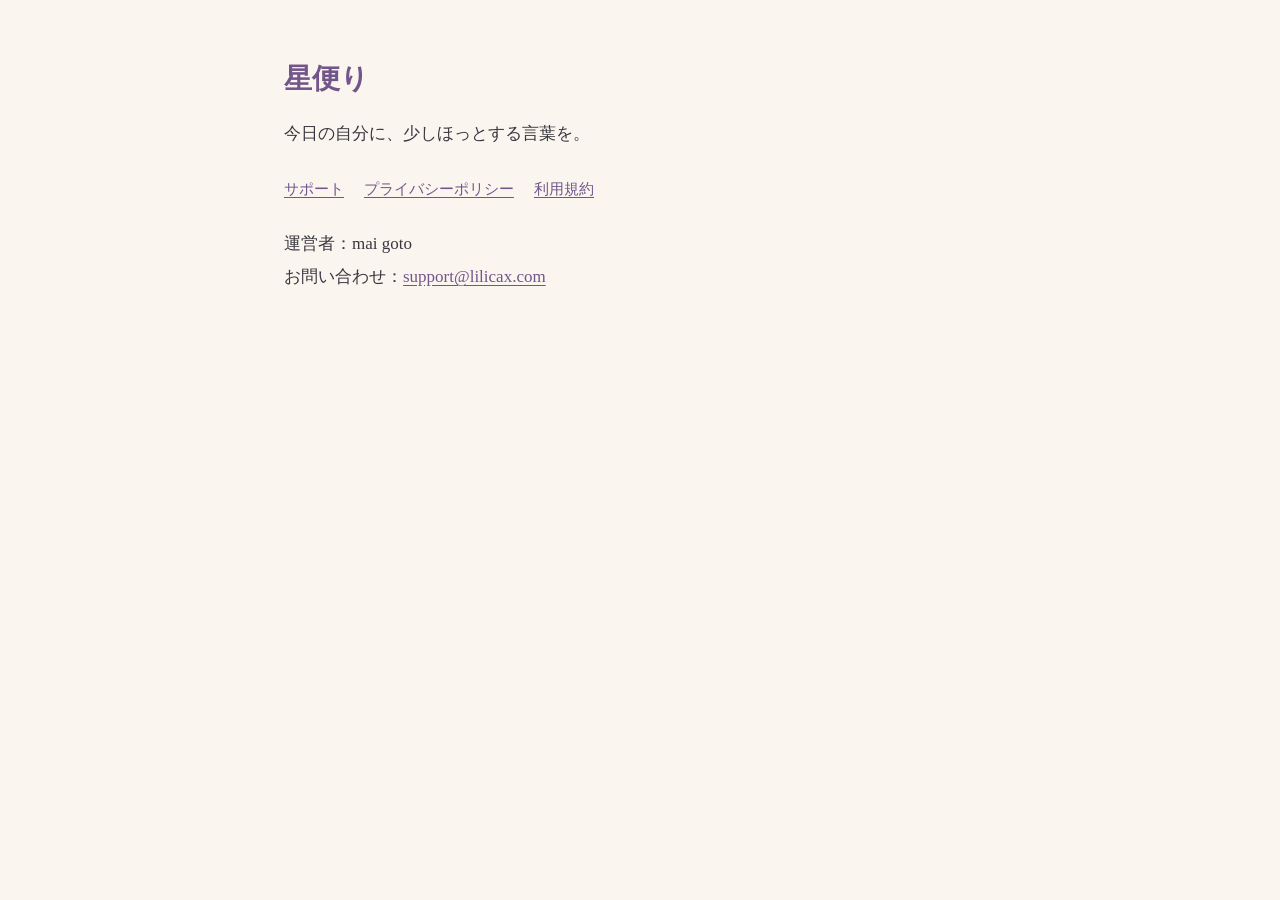
<file: index.html>
<!doctype html>
<html lang="ja"><head><meta charset="utf-8"><meta name="viewport" content="width=device-width,initial-scale=1"><title>星便り｜サポートとご案内</title><link rel="stylesheet" href="design-tokens.css"><link rel="stylesheet" href="legal/style.css"></head><body>
<h1>星便り</h1>
<p>今日の自分に、少しほっとする言葉を。</p>
<nav aria-label="ご案内"><a href="legal/support.html">サポート</a><a href="legal/privacy.html">プライバシーポリシー</a><a href="legal/terms.html">利用規約</a></nav>
<p>運営者：mai goto<br>お問い合わせ：<a href="mailto:support@lilicax.com">support@lilicax.com</a></p>
</body></html>
</file>
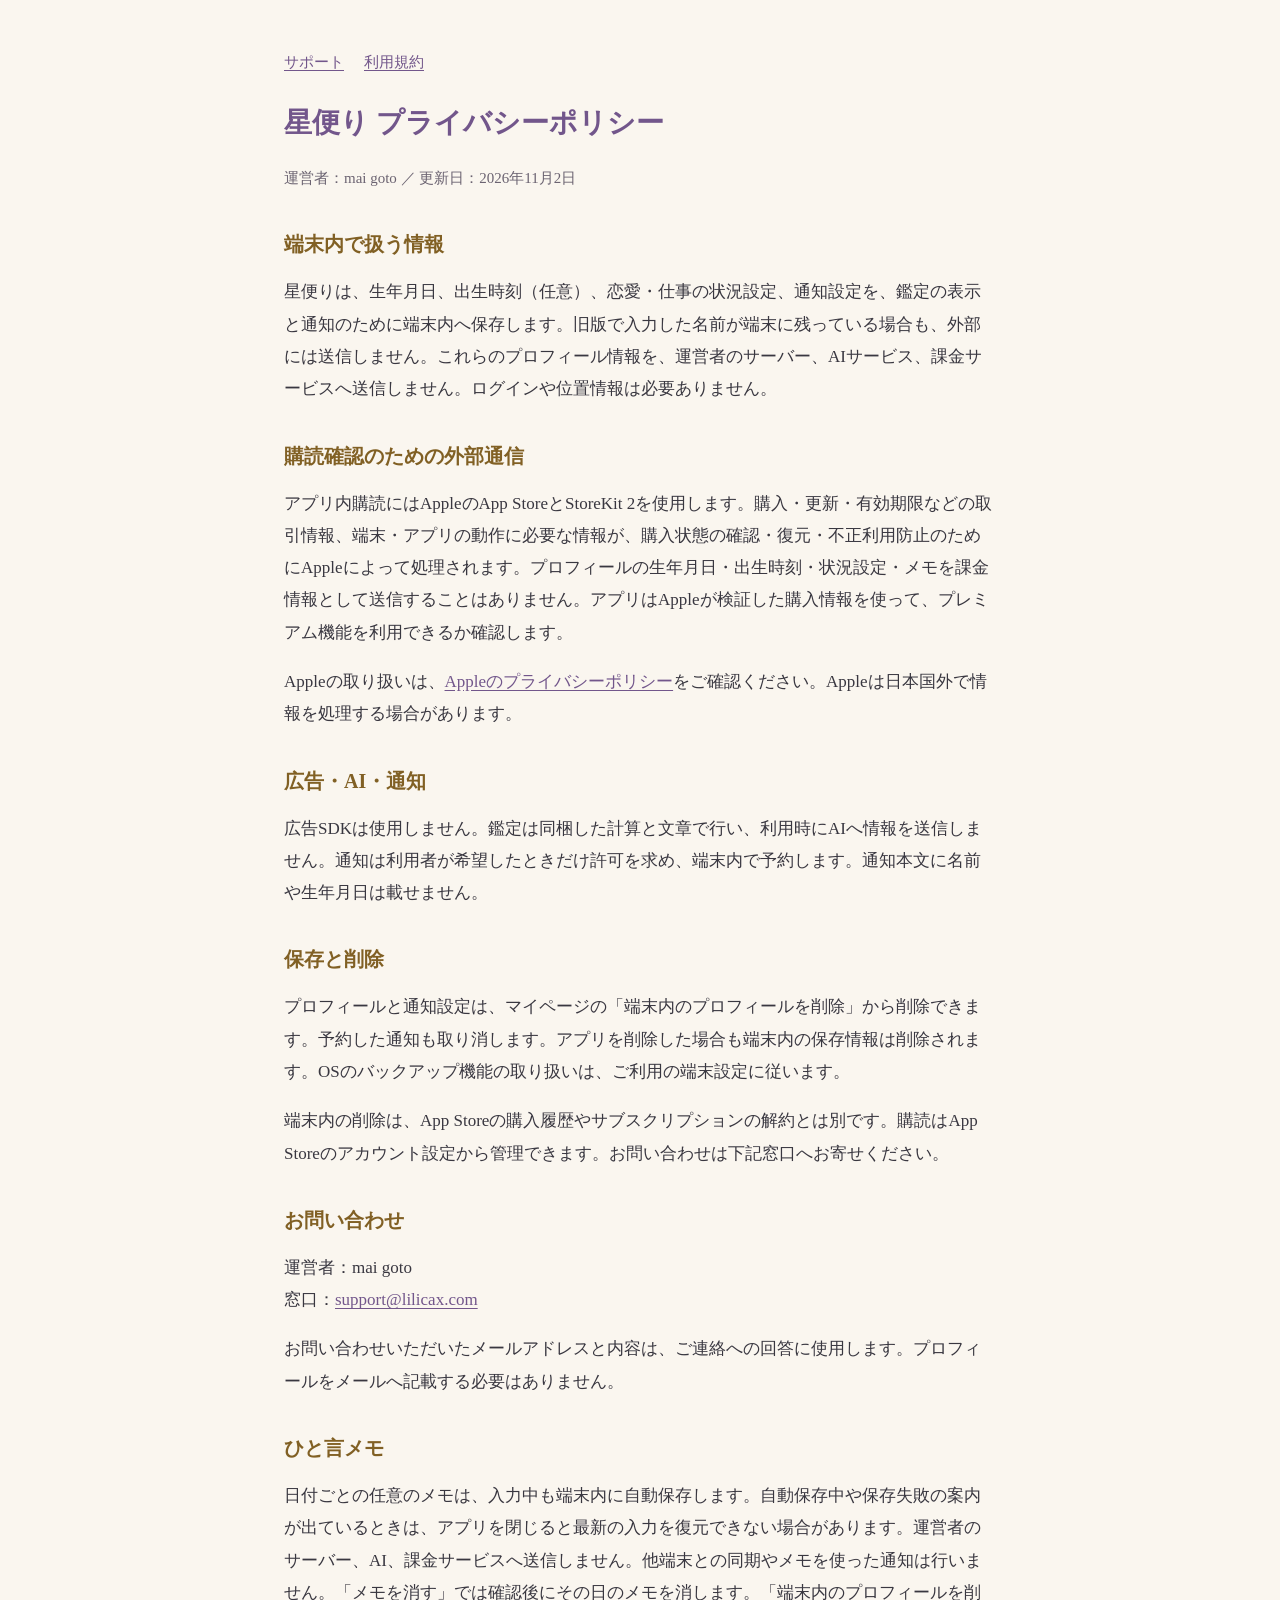
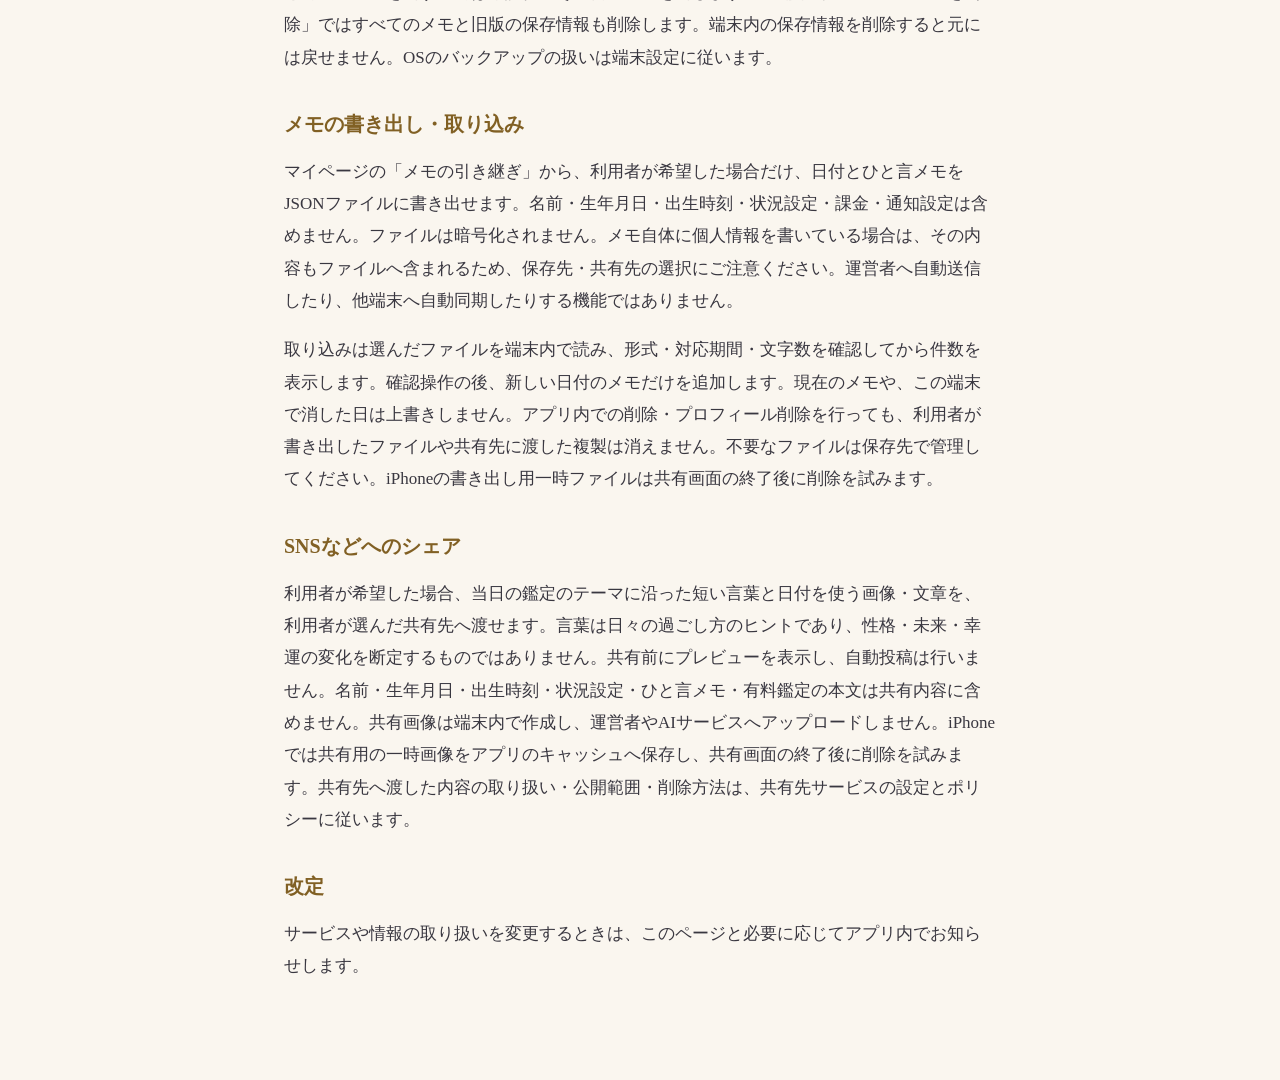
<file: legal/privacy.html>
<!doctype html><html lang="ja"><head><meta charset="utf-8"><meta name="viewport" content="width=device-width,initial-scale=1"><title>星便り｜プライバシーポリシー</title><link rel="stylesheet" href="../design-tokens.css"><link rel="stylesheet" href="style.css"></head><body>
<nav><a href="support.html">サポート</a><a href="terms.html">利用規約</a></nav>
<h1>星便り プライバシーポリシー</h1><small>運営者：mai goto ／ 更新日：2026年11月2日</small>
<h2>端末内で扱う情報</h2><p>星便りは、生年月日、出生時刻（任意）、恋愛・仕事の状況設定、通知設定を、鑑定の表示と通知のために端末内へ保存します。旧版で入力した名前が端末に残っている場合も、外部には送信しません。これらのプロフィール情報を、運営者のサーバー、AIサービス、課金サービスへ送信しません。ログインや位置情報は必要ありません。</p>
<h2>購読確認のための外部通信</h2><p>アプリ内購読にはAppleのApp StoreとStoreKit 2を使用します。購入・更新・有効期限などの取引情報、端末・アプリの動作に必要な情報が、購入状態の確認・復元・不正利用防止のためにAppleによって処理されます。プロフィールの生年月日・出生時刻・状況設定・メモを課金情報として送信することはありません。アプリはAppleが検証した購入情報を使って、プレミアム機能を利用できるか確認します。</p><p>Appleの取り扱いは、<a href="https://www.apple.com/legal/privacy/jp/">Appleのプライバシーポリシー</a>をご確認ください。Appleは日本国外で情報を処理する場合があります。</p>
<h2>広告・AI・通知</h2><p>広告SDKは使用しません。鑑定は同梱した計算と文章で行い、利用時にAIへ情報を送信しません。通知は利用者が希望したときだけ許可を求め、端末内で予約します。通知本文に名前や生年月日は載せません。</p>
<h2>保存と削除</h2><p>プロフィールと通知設定は、マイページの「端末内のプロフィールを削除」から削除できます。予約した通知も取り消します。アプリを削除した場合も端末内の保存情報は削除されます。OSのバックアップ機能の取り扱いは、ご利用の端末設定に従います。</p><p>端末内の削除は、App Storeの購入履歴やサブスクリプションの解約とは別です。購読はApp Storeのアカウント設定から管理できます。お問い合わせは下記窓口へお寄せください。</p>
<h2>お問い合わせ</h2><p>運営者：mai goto<br>窓口：<a href="mailto:support@lilicax.com">support@lilicax.com</a></p><p>お問い合わせいただいたメールアドレスと内容は、ご連絡への回答に使用します。プロフィールをメールへ記載する必要はありません。</p>
<h2>ひと言メモ</h2><p>日付ごとの任意のメモは、入力中も端末内に自動保存します。自動保存中や保存失敗の案内が出ているときは、アプリを閉じると最新の入力を復元できない場合があります。運営者のサーバー、AI、課金サービスへ送信しません。他端末との同期やメモを使った通知は行いません。「メモを消す」では確認後にその日のメモを消します。「端末内のプロフィールを削除」ではすべてのメモと旧版の保存情報も削除します。端末内の保存情報を削除すると元には戻せません。OSのバックアップの扱いは端末設定に従います。</p>
<h2>メモの書き出し・取り込み</h2><p>マイページの「メモの引き継ぎ」から、利用者が希望した場合だけ、日付とひと言メモをJSONファイルに書き出せます。名前・生年月日・出生時刻・状況設定・課金・通知設定は含めません。ファイルは暗号化されません。メモ自体に個人情報を書いている場合は、その内容もファイルへ含まれるため、保存先・共有先の選択にご注意ください。運営者へ自動送信したり、他端末へ自動同期したりする機能ではありません。</p><p>取り込みは選んだファイルを端末内で読み、形式・対応期間・文字数を確認してから件数を表示します。確認操作の後、新しい日付のメモだけを追加します。現在のメモや、この端末で消した日は上書きしません。アプリ内での削除・プロフィール削除を行っても、利用者が書き出したファイルや共有先に渡した複製は消えません。不要なファイルは保存先で管理してください。iPhoneの書き出し用一時ファイルは共有画面の終了後に削除を試みます。</p>
<h2>SNSなどへのシェア</h2><p>利用者が希望した場合、当日の鑑定のテーマに沿った短い言葉と日付を使う画像・文章を、利用者が選んだ共有先へ渡せます。言葉は日々の過ごし方のヒントであり、性格・未来・幸運の変化を断定するものではありません。共有前にプレビューを表示し、自動投稿は行いません。名前・生年月日・出生時刻・状況設定・ひと言メモ・有料鑑定の本文は共有内容に含めません。共有画像は端末内で作成し、運営者やAIサービスへアップロードしません。iPhoneでは共有用の一時画像をアプリのキャッシュへ保存し、共有画面の終了後に削除を試みます。共有先へ渡した内容の取り扱い・公開範囲・削除方法は、共有先サービスの設定とポリシーに従います。</p>
<h2>改定</h2><p>サービスや情報の取り扱いを変更するときは、このページと必要に応じてアプリ内でお知らせします。</p>
</body></html>
</file>
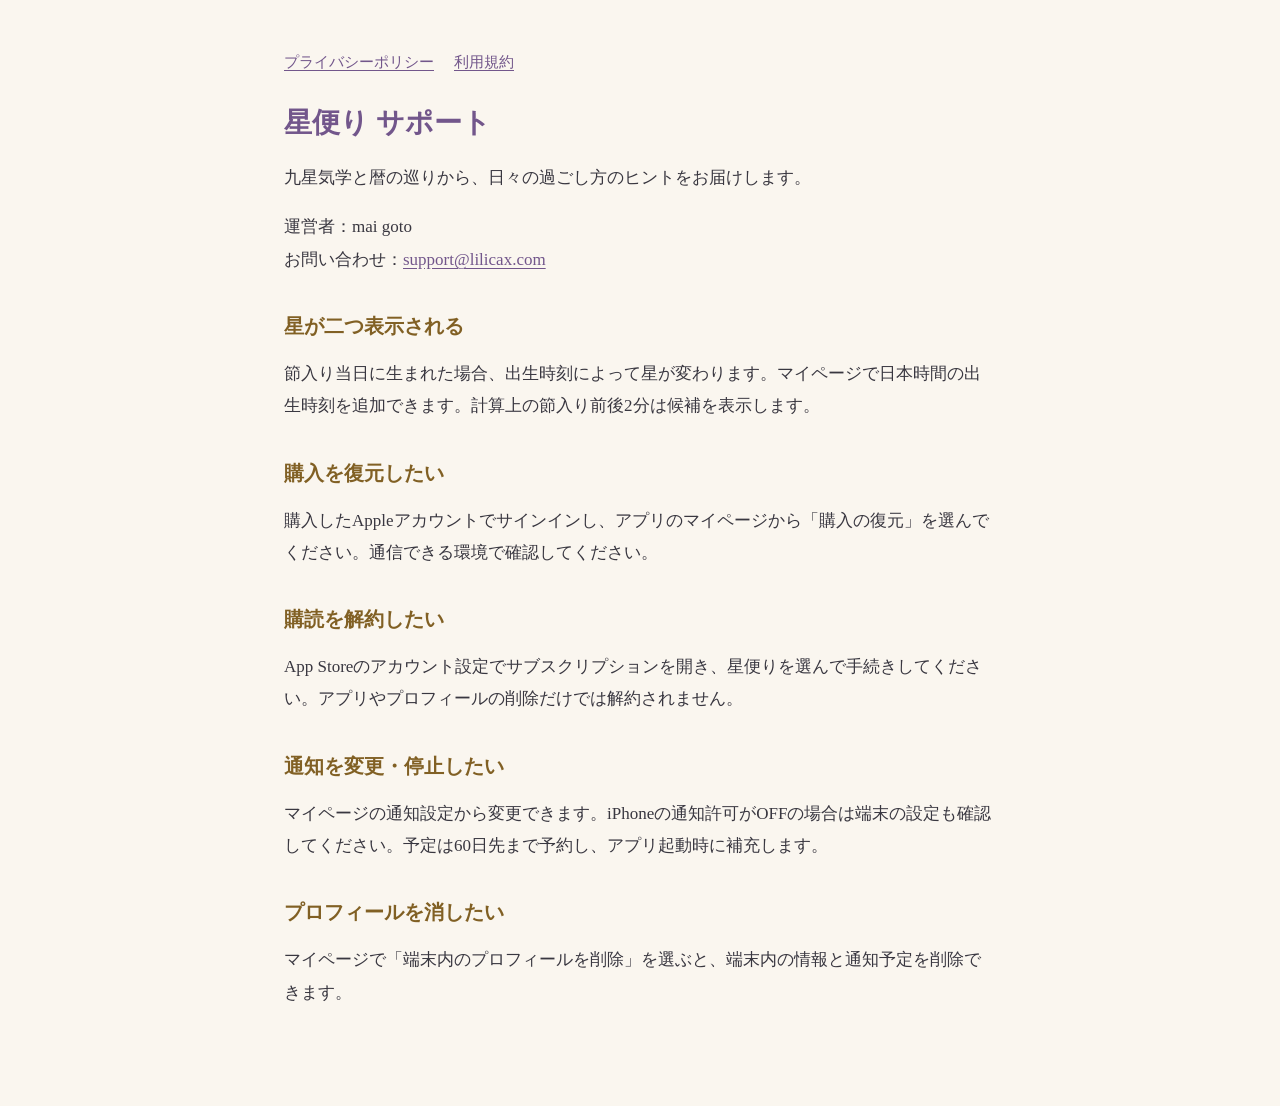
<file: legal/support.html>
<!doctype html><html lang="ja"><head><meta charset="utf-8"><meta name="viewport" content="width=device-width,initial-scale=1"><title>星便り｜サポート</title><link rel="stylesheet" href="../design-tokens.css"><link rel="stylesheet" href="style.css"></head><body>
<nav><a href="privacy.html">プライバシーポリシー</a><a href="terms.html">利用規約</a></nav>
<h1>星便り サポート</h1><p>九星気学と暦の巡りから、日々の過ごし方のヒントをお届けします。</p><p>運営者：mai goto<br>お問い合わせ：<a href="mailto:support@lilicax.com">support@lilicax.com</a></p>
<h2>星が二つ表示される</h2><p>節入り当日に生まれた場合、出生時刻によって星が変わります。マイページで日本時間の出生時刻を追加できます。計算上の節入り前後2分は候補を表示します。</p>
<h2>購入を復元したい</h2><p>購入したAppleアカウントでサインインし、アプリのマイページから「購入の復元」を選んでください。通信できる環境で確認してください。</p>
<h2>購読を解約したい</h2><p>App Storeのアカウント設定でサブスクリプションを開き、星便りを選んで手続きしてください。アプリやプロフィールの削除だけでは解約されません。</p>
<h2>通知を変更・停止したい</h2><p>マイページの通知設定から変更できます。iPhoneの通知許可がOFFの場合は端末の設定も確認してください。予定は60日先まで予約し、アプリ起動時に補充します。</p>
<h2>プロフィールを消したい</h2><p>マイページで「端末内のプロフィールを削除」を選ぶと、端末内の情報と通知予定を削除できます。</p>
</body></html>
</file>
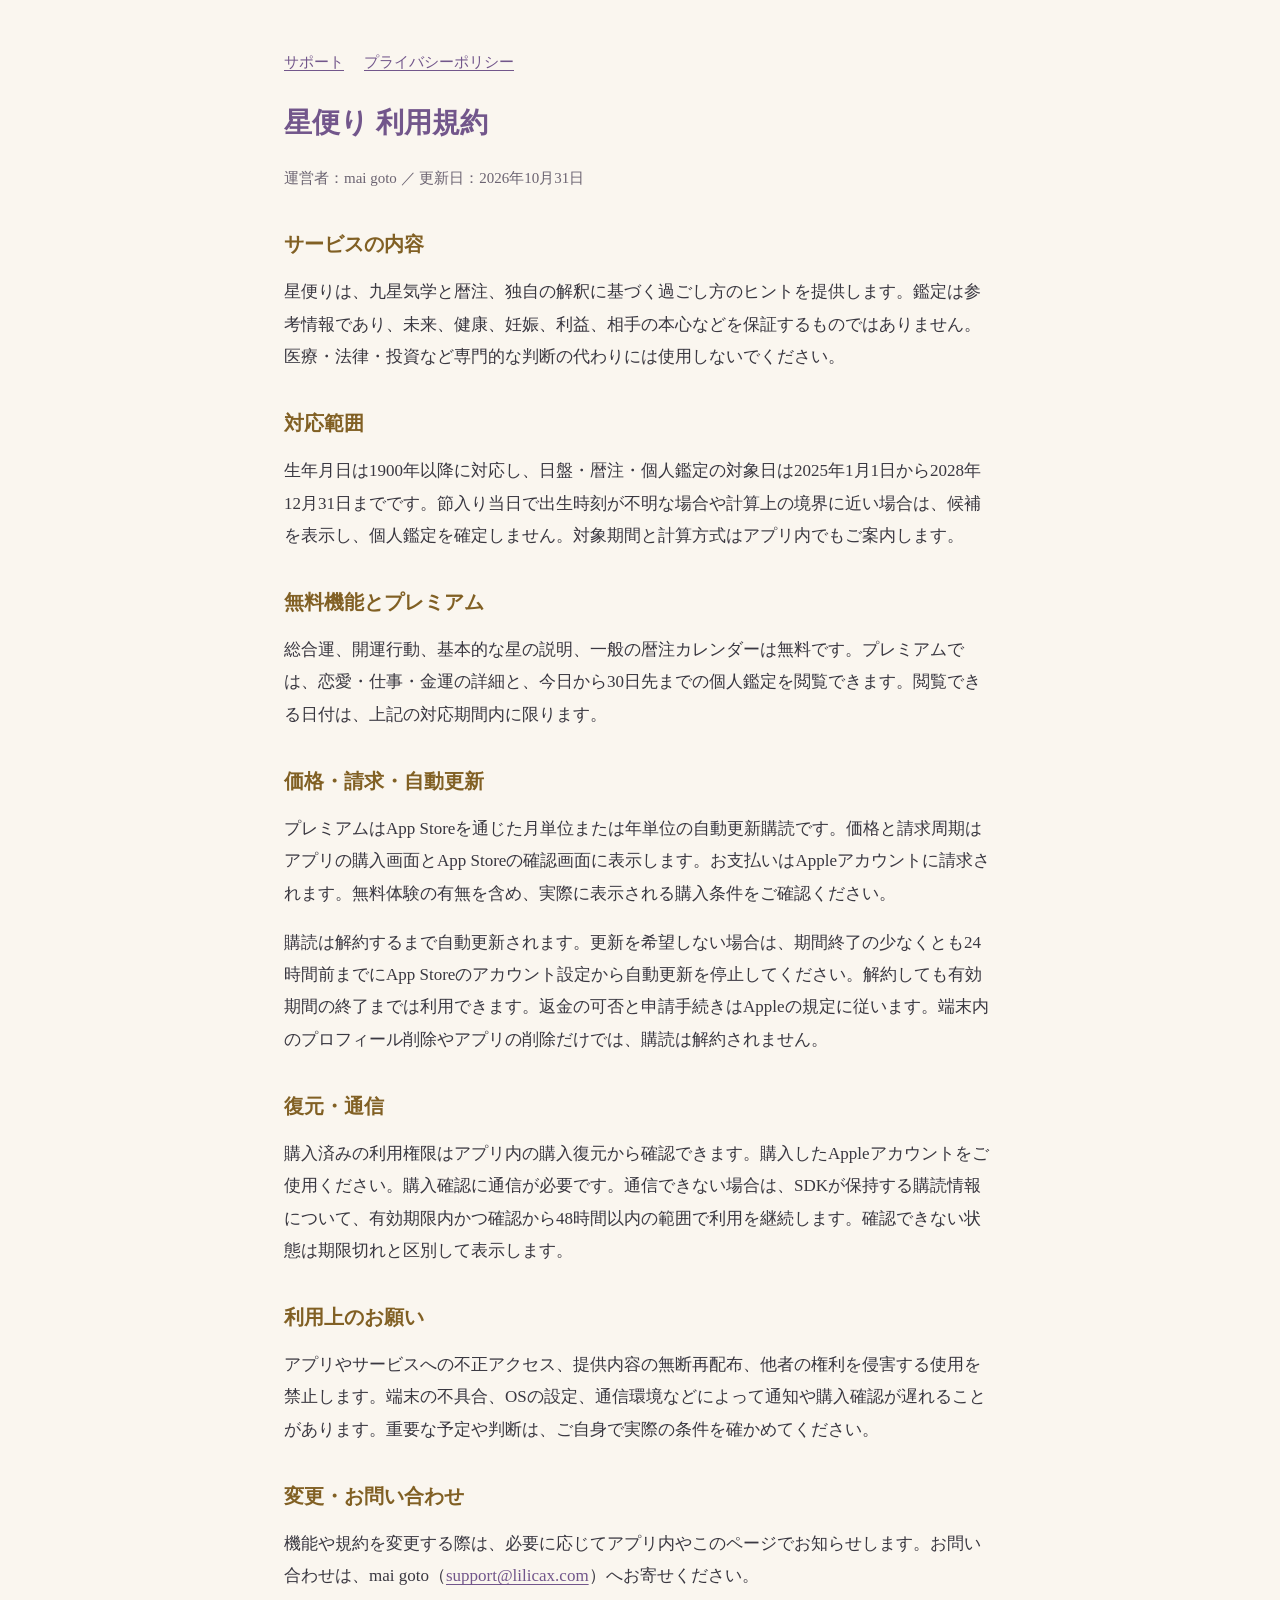
<file: legal/terms.html>
<!doctype html><html lang="ja"><head><meta charset="utf-8"><meta name="viewport" content="width=device-width,initial-scale=1"><title>星便り｜利用規約</title><link rel="stylesheet" href="../design-tokens.css"><link rel="stylesheet" href="style.css"></head><body>
<nav><a href="support.html">サポート</a><a href="privacy.html">プライバシーポリシー</a></nav>
<h1>星便り 利用規約</h1><small>運営者：mai goto ／ 更新日：2026年10月31日</small>
<h2>サービスの内容</h2><p>星便りは、九星気学と暦注、独自の解釈に基づく過ごし方のヒントを提供します。鑑定は参考情報であり、未来、健康、妊娠、利益、相手の本心などを保証するものではありません。医療・法律・投資など専門的な判断の代わりには使用しないでください。</p>
<h2>対応範囲</h2><p>生年月日は1900年以降に対応し、日盤・暦注・個人鑑定の対象日は2025年1月1日から2028年12月31日までです。節入り当日で出生時刻が不明な場合や計算上の境界に近い場合は、候補を表示し、個人鑑定を確定しません。対象期間と計算方式はアプリ内でもご案内します。</p>
<h2>無料機能とプレミアム</h2><p>総合運、開運行動、基本的な星の説明、一般の暦注カレンダーは無料です。プレミアムでは、恋愛・仕事・金運の詳細と、今日から30日先までの個人鑑定を閲覧できます。閲覧できる日付は、上記の対応期間内に限ります。</p>
<h2>価格・請求・自動更新</h2><p>プレミアムはApp Storeを通じた月単位または年単位の自動更新購読です。価格と請求周期はアプリの購入画面とApp Storeの確認画面に表示します。お支払いはAppleアカウントに請求されます。無料体験の有無を含め、実際に表示される購入条件をご確認ください。</p><p>購読は解約するまで自動更新されます。更新を希望しない場合は、期間終了の少なくとも24時間前までにApp Storeのアカウント設定から自動更新を停止してください。解約しても有効期間の終了までは利用できます。返金の可否と申請手続きはAppleの規定に従います。端末内のプロフィール削除やアプリの削除だけでは、購読は解約されません。</p>
<h2>復元・通信</h2><p>購入済みの利用権限はアプリ内の購入復元から確認できます。購入したAppleアカウントをご使用ください。購入確認に通信が必要です。通信できない場合は、SDKが保持する購読情報について、有効期限内かつ確認から48時間以内の範囲で利用を継続します。確認できない状態は期限切れと区別して表示します。</p>
<h2>利用上のお願い</h2><p>アプリやサービスへの不正アクセス、提供内容の無断再配布、他者の権利を侵害する使用を禁止します。端末の不具合、OSの設定、通信環境などによって通知や購入確認が遅れることがあります。重要な予定や判断は、ご自身で実際の条件を確かめてください。</p>
<h2>変更・お問い合わせ</h2><p>機能や規約を変更する際は、必要に応じてアプリ内やこのページでお知らせします。お問い合わせは、mai goto（<a href="mailto:support@lilicax.com">support@lilicax.com</a>）へお寄せください。</p>
</body></html>
</file>
<file: design-tokens.css>
/* Shared by the iPhone/Web app and public legal pages. */
:root {
  color-scheme: light;
  --font-sans: -apple-system, BlinkMacSystemFont, "Hiragino Sans", "Hiragino Kaku Gothic ProN", "Yu Gothic", Meiryo, sans-serif;
  --font-letter: "Hiragino Mincho ProN", "Yu Mincho", "Noto Serif JP", serif;
  --font-body: var(--font-letter);
  --text-caption: max(13px, .765rem);
  --text-small: .882rem;
  --text-body: 1rem;
  --text-title-small: 1.176rem;
  --text-title: 1.294rem;
  --text-heading: 1.647rem;
  --weight-regular: 400;
  --weight-medium: 500;
  --weight-semibold: 600;
  --leading-body: 1.75;
  --leading-reading: 1.9;
  --leading-heading: 1.45;
  --bg: #faf6ef;
  --panel: #fffcf7;
  --surface: #fffdf9;
  --surface-input: #fffdf9;
  --surface-select-top: #fffdfb;
  --surface-select-bottom: #f3edf7;
  --border-select: #9e90ab;
  --select-height: 54px;
  --text-primary: #393740;
  --text-reading: #48434b;
  --text-secondary: #645d6d;
  --muted: #6b6371;
  --gold: #816024;
  --purple: #72568b;
  --button-primary-bg: #786479;
  --button-primary-text: #ffffff;
  --caution: #95526a;
  --error: #a3334d;
  --border: #ded5d0;
  --border-control: #998b9b;
  --focus: #806096;
  --lavender-wash: #eee5f2;
  --gold-wash: #f4ead6;
  --card-shadow: 0 4px 20px #62506b08;
  --space-1: 4px;
  --space-2: 8px;
  --space-3: 12px;
  --space-4: 16px;
  --space-5: 20px;
  --space-6: 24px;
  --radius-input: 10px;
  --radius-control: 12px;
  --radius-card: 20px;
  --target-min: 44px;
  --control-height: 48px;
  --content-width: 560px;
  --nav-height: 80px;
}
</file>
<file: legal/style.css>
html { font: 17px/1.75 var(--font-body); background: var(--bg); color: var(--text-primary); }
* { box-sizing: border-box; }
body { max-width: 760px; margin: 0 auto; padding: 40px var(--space-6) 80px; font-size: var(--text-body); line-height: var(--leading-reading); }
h1, h2 { font-weight: var(--weight-semibold); line-height: var(--leading-heading); }
h1 { font-size: var(--text-heading); color: var(--purple); }
h2 { margin-top: 36px; font-size: var(--text-title-small); color: var(--gold); }
strong, b { font-weight: var(--weight-semibold); }
a { color: var(--purple); text-underline-offset: .2em; overflow-wrap: anywhere; }
a:focus-visible { outline: 3px solid var(--focus); outline-offset: 3px; }
nav { display: flex; flex-wrap: wrap; gap: var(--space-2) var(--space-5); font-size: var(--text-small); }
nav a { display: inline-flex; align-items: center; min-height: var(--target-min); }
p, li { font-size: var(--text-body); }
small { font-size: var(--text-small); color: var(--muted); }
table { border-collapse: collapse; width: 100%; }
th, td { border: 1px solid var(--border-control); padding: 10px; text-align: left; font-size: var(--text-small); }
@media (max-width: 400px) { body { padding: var(--space-6) var(--space-4); } table { display: block; overflow: auto; } }
</file>
